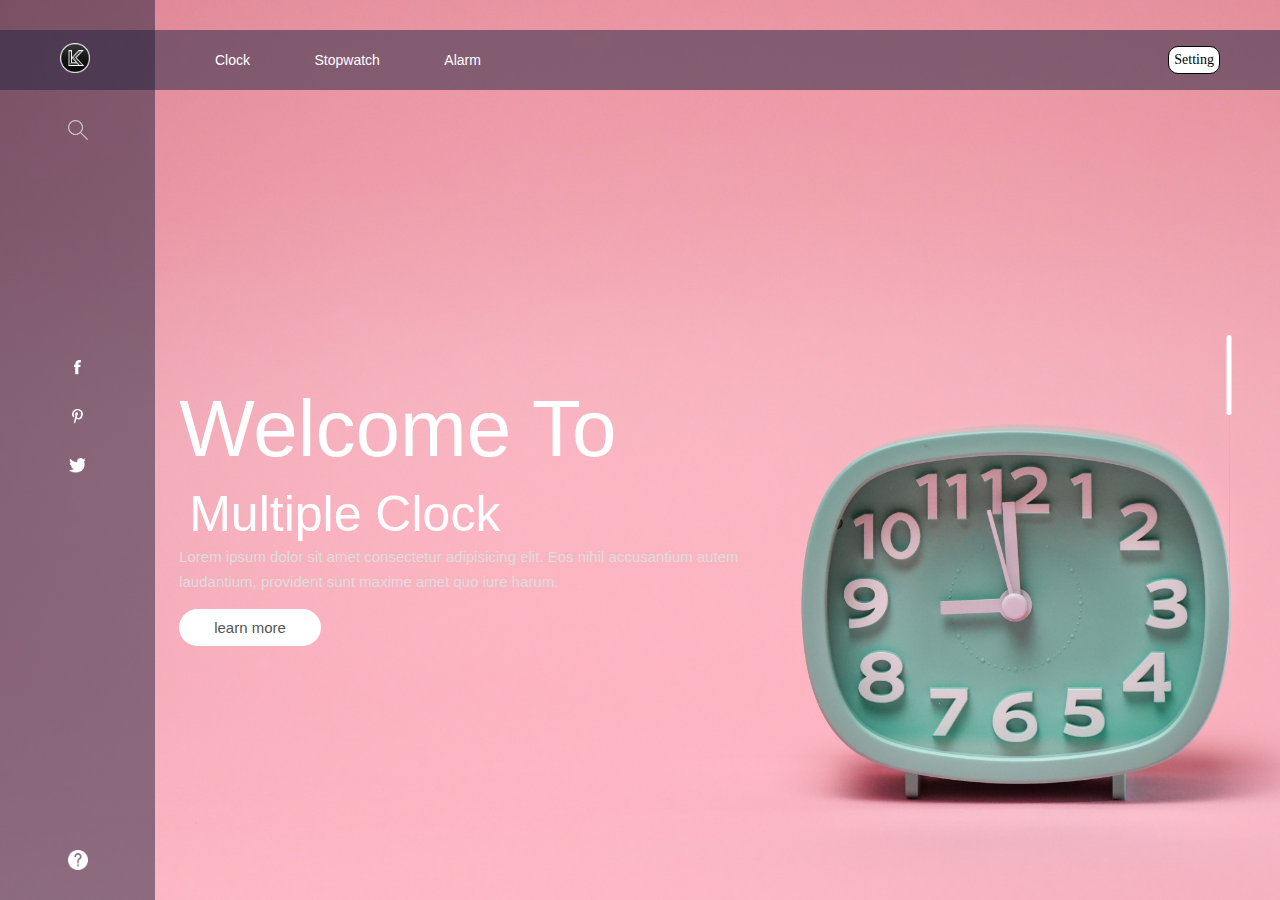
<file: index.html>
<!DOCTYPE html>
<html lang="en">

<head>
    <meta charset="UTF-8">
    <meta http-equiv="X-UA-Compatible" content="IE=edge">
    <meta name="viewport" content="width=device-width, initial-scale=1.0">
    <title>sliding Multiple Clock</title>
    <link rel="stylesheet" href="css/style.css">
</head>

<body>
    <div class="container">
        <div class="navbar">
            <div class="logo">
                <img src="img/logo.png">
            </div>
            <nav>
                <ul>

                    <li><a href="clock.html">Clock</a></li>
                    <li><a href="stopwatch.html">Stopwatch</a></li>
                    <li><a href="alaem clock.html">Alarm</a></li>

                </ul>
            </nav>
            
                <a href="setting.html" id="Setting">Setting</a>

            
        </div>
        <div class="slidebar">
            <img src="img/search.png" class="search-icon">
            <div class="sosial-links">
                <a href="https://www.facebook.com/litukumar.dakua"><img src="img/fb.png"></a>
                <a href="https://www.google.com/"><img src="img/pt.png"></a>
                <a href="https://twitter.com/"><img src="img/tw.png"></a>

            </div>
            <a href="help.html"><img src="img/info.png" class="info-icon"></a>

        </div>
        <div class="msg-container">
            <div id="slider">
                <div class="msg-col">
                    <h1>Welcome To</h1>
                    <h2>Multiple Clock</h2>
                    <p>Lorem ipsum dolor sit amet consectetur adipisicing elit. Eos nihil accusantium autem laudantium,
                        provident sunt maxime amet quo iure harum.</p>
                    <a href="learnmore1.html">learn more</a>
                </div>
                <div class="msg-col">
                    <h1>Clock</h1>
                    <p>Lorem ipsum dolor sit amet consectetur adipisicing elit. Eos nihil accusantium autem laudantium,
                        provident sunt maxime amet quo iure harum.</p>
                    <a href="learnmore2.html">learn more</a>
                </div>
                <div class="msg-col">
                    <h1>Stopwatch</h1>
                    <p>Lorem ipsum dolor sit amet consectetur adipisicing elit. Eos nihil accusantium autem laudantium,
                        provident sunt maxime amet quo iure harum.</p>
                    <a href="learnmore3.html">learn more</a>
                </div>
                <div class="msg-col">
                    <h1>Alarm</h1>
                    <p>Lorem ipsum dolor sit amet consectetur adipisicing elit. Eos nihil accusantium autem laudantium,
                        provident sunt maxime amet quo iure harum.</p>
                    <a href="learnmore4.html">learn more</a>
                </div>
            </div>
        </div>
        <div class="controler">
            <div id="line1"></div>
            <div id="line2"></div>
            <div id="line3"></div>
            <div id="line4"></div>
            <div id="active"></div>
        </div>
    </div>


    <script>

        var slider = document.getElementById('slider');
        var active = document.getElementById('active');
        var line1 = document.getElementById('line1');
        var line2 = document.getElementById('line2');
        var line3 = document.getElementById('line3');
        var line4 = document.getElementById('line4');

        line1.onclick = function () {
            slider.style.transform = 'translateX(0)';
            active.style.top = '0px';
        }
        line2.onclick = function () {
            slider.style.transform = 'translateX(-25%)';
            active.style.top = '80px';
        }
        line3.onclick = function () {
            slider.style.transform = 'translateX(-50%)';
            active.style.top = '160px';
        }
        line4.onclick = function () {
            slider.style.transform = 'translateX(-75%)';
            active.style.top = '240px';
        }


    </script>








</body>

</html>
</file>
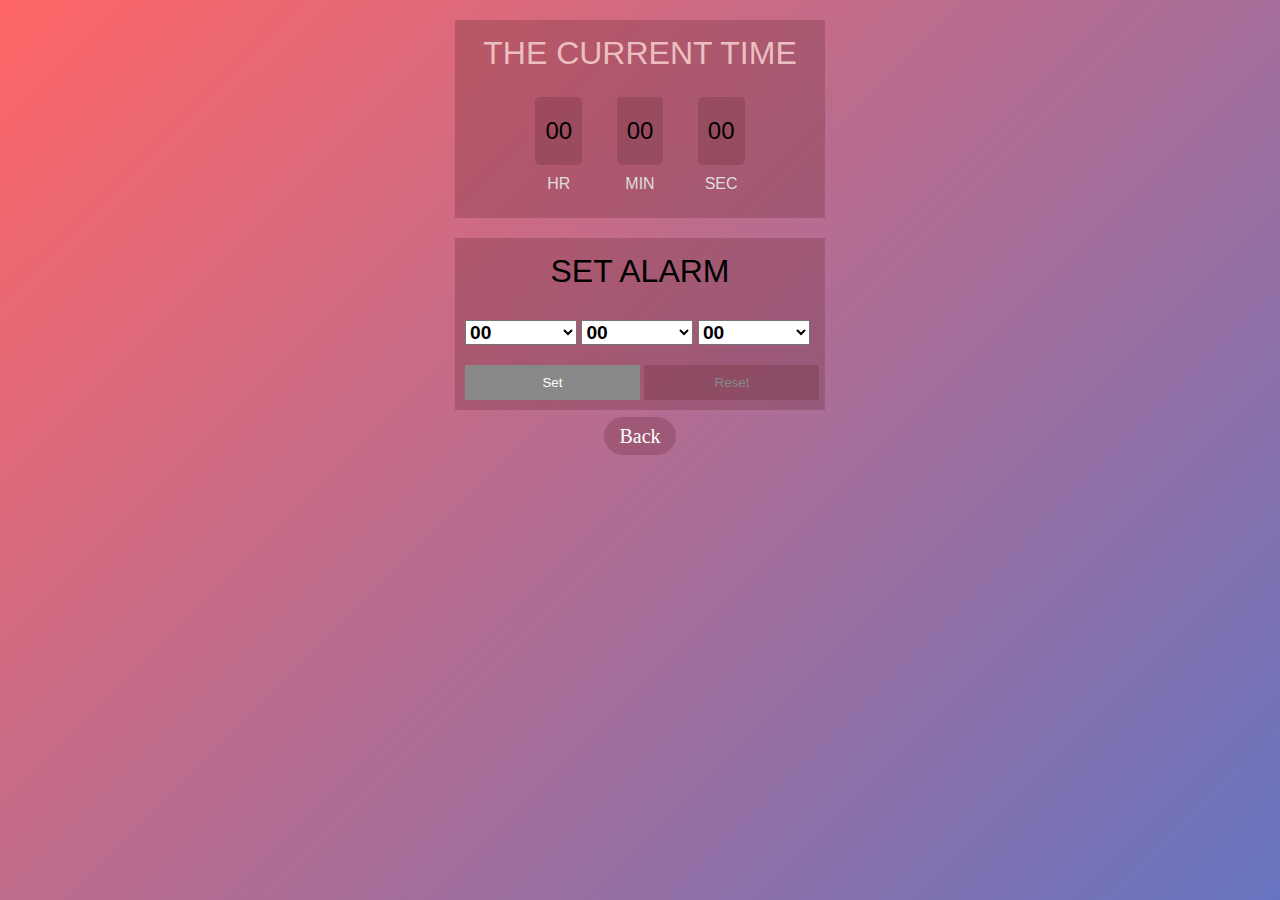
<file: alaem clock.html>
<!DOCTYPE html>
<html lang="en">

<head>
    <meta charset="UTF-8">
    <meta http-equiv="X-UA-Compatible" content="IE=edge">
    <meta name="viewport" content="width=device-width, initial-scale=1.0">
    <title>Alarm clock</title>
    <style>
        * {
            margin: 0%;
            padding: 0%;
        }

        .linear-gradient {
            height: 100vh;
            width: 100%;
            background: linear-gradient(135deg, rgba(0, 0, 0, 0.4)0%, rgba(0, 0, 0, 0.4)25%, rgba(0, 23, 149, 0.6)50%, rgba(255, 0, 0, 0.6)75%, rgba(0, 23, 149, 0.6)100%);
            position: absolute;
            top: 0;
            left: 0;
            background-repeat: no-repeat;
            background-size: 400% 400%;
            transition: 2s;
        }

        .container:hover .linear-gradient {
            background-position: 100% 100%;
        }

        #ctime,
        #tpick {
            font-family: Impact, sans-serif;
        }

        .header {
            text-align: center;
            font-weight: normal;
            margin: 5px 0 10px 0;
        }

        /* (B) CURRENT TIME */
        #ctime {
            margin: 20px auto;
            max-width: 350px;
            padding: 10px;
            background: rgba(112, 48, 62, 0.315);
            text-align: center;
        }

        #ctime .header {
            color: #ebbfbf;
        }

        #ctime .square {
            display: inline-block;
            padding: 10px;
            margin: 5px;
        }

        #ctime .digits {
            font-size: 24px;
            background: rgba(112, 48, 62, 0.315);
            color: #000;
            padding: 20px 10px;
            border-radius: 5px;
        }

        #ctime .text {
            margin-top: 10px;
            color: #ddd;
        }

        /* (C) TIME PICKER */
        #tpick {
            margin: 0 auto;
            max-width: 350px;
            padding: 10px;
            background: rgba(112, 48, 62, 0.315);
            white-space: nowrap;
        }

        #tpick-h,
        #tpick-m,
        #tpick-s {
            display: inline-block;
            width: 32%;
        }

        #tpick select {
            box-sizing: padding-box;
            width: 100%;
            font-size: 1.2em;
            font-weight: bold;
            margin: 20px 0;
        }

        #tset,
        #treset {
            box-sizing: padding-box;
            width: 50%;
            background: #888;
            color: #fff;
            padding: 10px;
            border: 0;
            cursor: pointer;
        }

        #tset:disabled,
        #treset:disabled {
            background: rgba(112, 48, 62, 0.315);
            color: #888;
        }

        #backd {
            text-align: center;
            justify-content: center;
            padding: 15px;
        }

        #aback {
            background-color: rgba(112, 48, 62, 0.315);
            height: 10%;
            width: 10%;
            border-radius: 20px;
            font-size: 20px;
            font-weight: 15px;
            color: white;
            text-decoration: none;
            padding: 8px 15px;
        }
    </style>
</head>

<body>
    <div class="container">
        <div class="linear-gradient">
            <div id="ctime">
                <h1 class="header">THE CURRENT TIME</h1>
                <div class="square">
                    <div class="digits" id="chr">00</div>
                    <div class="text">HR</div>
                </div>
                <div class="square">
                    <div class="digits" id="cmin">00</div>
                    <div class="text">MIN</div>
                </div>
                <div class="square">
                    <div class="digits" id="csec">00</div>
                    <div class="text">SEC</div>
                </div>
            </div>

            <!-- (B) SET ALARM -->
            <div id="tpick">
                <h1 class="header">
                    SET ALARM
                </h1>
                <div id="tpick-h"></div>
                <div id="tpick-m"></div>
                <div id="tpick-s"></div>
                <div>
                    <input type="button" value="Set" id="tset" />
                    <input type="button" value="Reset" id="treset" disabled /> <br>
                </div>
            </div>
            <div id="backd">
                <a href="index.html" id="aback">Back</a>
            </div>

            <!-- (C) ALARM SOUND -->
            <audio id="alarm-sound" loop>
                <source src="full_of_love_romantic_alarm.mp3" type="audio/mp3">
            </audio>
        </div>
    </div>

    <script>
        var ac = {
            // (A) INITIALIZE ALARM CLOCK
            init: function () {
                // (A1) GET THE CURRENT TIME - HOUR, MIN, SECONDS
                ac.chr = document.getElementById("chr");
                ac.cmin = document.getElementById("cmin");
                ac.csec = document.getElementById("csec");

                // (A2) CREATE TIME PICKER - HR, MIN, SEC
                ac.thr = ac.createSel(23);
                document.getElementById("tpick-h").appendChild(ac.thr);
                ac.thm = ac.createSel(59);
                document.getElementById("tpick-m").appendChild(ac.thm);
                ac.ths = ac.createSel(59);
                document.getElementById("tpick-s").appendChild(ac.ths);

                // (A3) CREATE TIME PICKER - SET, RESET
                ac.tset = document.getElementById("tset");
                ac.tset.addEventListener("click", ac.set);
                ac.treset = document.getElementById("treset");
                ac.treset.addEventListener("click", ac.reset);

                // (A4) GET ALARM SOUND
                ac.sound = document.getElementById("alarm-sound");

                // (A5) START THE CLOCK
                ac.alarm = null;
                setInterval(ac.tick, 1000);
            },

            // (B) SUPPORT FUNCTION - CREATE SELECTOR FOR HR, MIN, SEC
            createSel: function (max) {
                var selector = document.createElement("select");
                for (var i = 0; i <= max; i++) {
                    var opt = document.createElement("option");
                    i = ac.padzero(i);
                    opt.value = i;
                    opt.innerHTML = i;
                    selector.appendChild(opt);
                }
                return selector
            },

            // (C) SUPPORT FUNCTION - PREPEND HR, MIN, SEC WITH 0 (IF < 10)
            padzero: function (num) {
                if (num < 10) { num = "0" + num; }
                else { num = num.toString(); }
                return num;
            },

            // (D) UPDATE CURRENT TIME
            tick: function () {
                // (D1) CURRENT TIME
                var now = new Date();
                var hr = ac.padzero(now.getHours());
                var min = ac.padzero(now.getMinutes());
                var sec = ac.padzero(now.getSeconds());

                // (D2) UPDATE HTML CLOCK
                ac.chr.innerHTML = hr;
                ac.cmin.innerHTML = min;
                ac.csec.innerHTML = sec;

                // (D3) CHECK AND SOUND ALARM
                if (ac.alarm != null) {
                    now = hr + min + sec;
                    if (now == ac.alarm) {
                        if (ac.sound.paused) { ac.sound.play(); }
                    }
                }
            },

            // (E) SET ALARM
            set: function () {
                ac.alarm = ac.thr.value + ac.thm.value + ac.ths.value;
                ac.thr.disabled = true;
                ac.thm.disabled = true;
                ac.ths.disabled = true;
                ac.tset.disabled = true;
                ac.treset.disabled = false;
            },

            // (F) RESET ALARM
            reset: function () {
                if (!ac.sound.paused) { ac.sound.pause(); }
                ac.alarm = null;
                ac.thr.disabled = false;
                ac.thm.disabled = false;
                ac.ths.disabled = false;
                ac.tset.disabled = false;
                ac.treset.disabled = true;
            }
        };

        // (G) START CLOCK ON PAGE LOAD
        window.addEventListener("load", ac.init);
    </script>
</body>

</html>
</file>
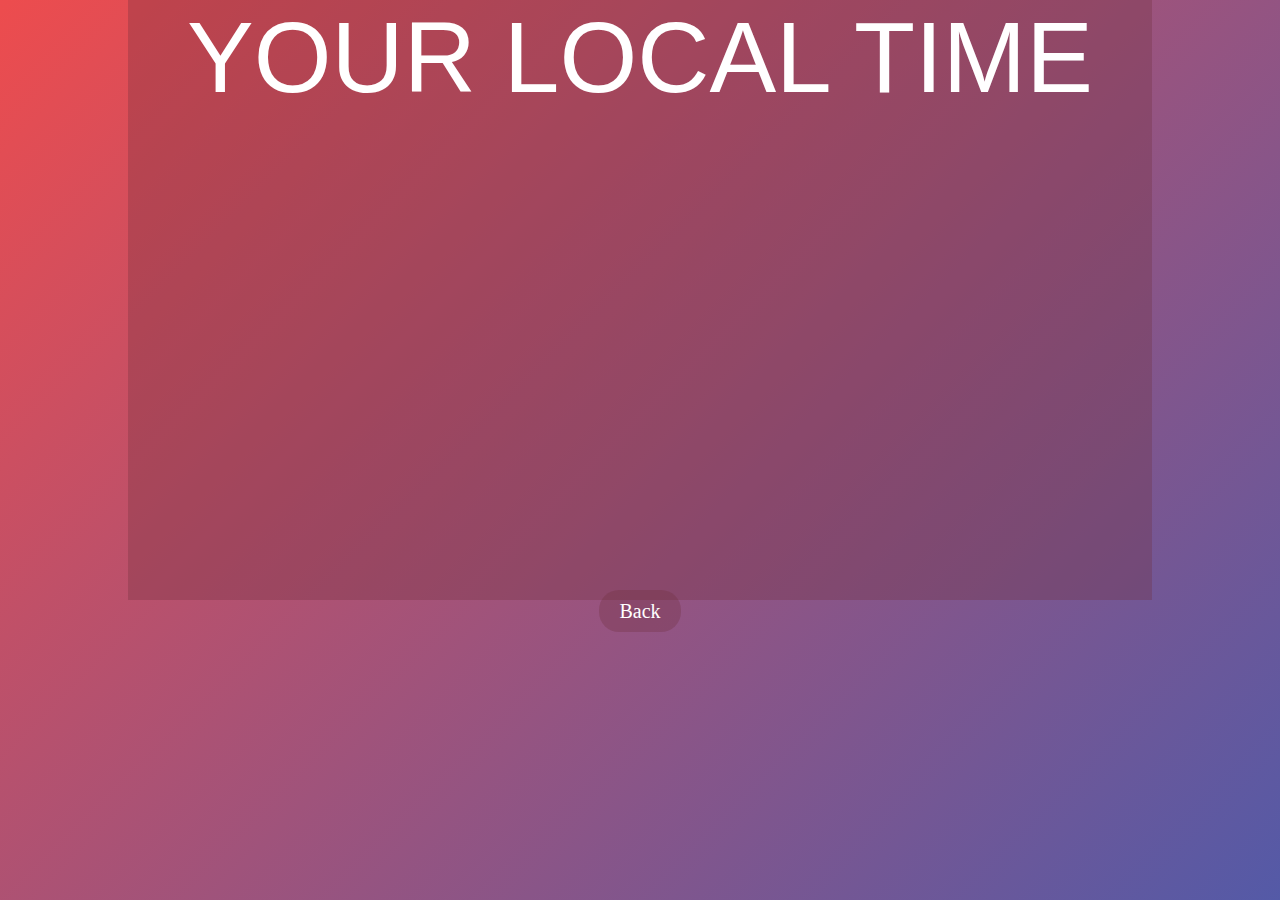
<file: clock.html>
<!DOCTYPE html>
<html lang="en">

<head>
    <meta charset="UTF-8">
    <meta http-equiv="X-UA-Compatible" content="IE=edge">
    <meta name="viewport" content="width=device-width, initial-scale=1.0">
    <title>Digital Clock</title>
    <style>
        * {
            margin: 0%;
            padding: 0%;
        }

        .linear-gradient {
            height: 100vh;
            width: 100%;
            background: linear-gradient(135deg, rgba(0, 0, 0, 0.4)0%, rgba(0, 0, 0, 0.4)25%, rgba(0, 23, 149, 0.6)50%, rgba(255, 0, 0, 0.6)75%, rgba(0, 23, 149, 0.6)100%);
            position: absolute;
            top: 0;
            left: 0;
            background-repeat: no-repeat;
            background-size: 400% 400%;
            transition: 2s;
        }

        .container:hover .linear-gradient {
            background-position: 100% 100%;
        }

        #btn {
            background-color: rgba(112, 48, 62, 0.315);
            height: 7%;
            width: 7%;
            border-radius: 20px;
            font-size: 20px;
            font-weight: 15px;
            color: white;
            padding: 10px;
            text-decoration: none;
            padding: 10px 20px;
        }

        span {
            text-align: center;
            font-weight: normal;
            margin: 5px 0 10px 0;
            font-family: Impact, sans-serif;
        }

        /* (B) CURRENT TIME */
        body {
            background-color: rgba(112, 48, 62, 0.315);
            margin: 200px auto;
            text-align: center;

        }

        #banner {
            font-size: 100px;
            text-transform: uppercase;
            background-color: rgba(112, 48, 62, 0.315);
            color: white;
            height: 200px;
            width: 80%;
            margin: 0 auto;
        }

        #clock {
            background-color: rgba(112, 48, 62, 0.315);
            font-size: 200px;
            color: white;
            height: 400px;
            width: 80%;
            margin: 0 auto;
        }
    </style>
</head>

<body>
    <div class="container">
        <div class="linear-gradient">


            <div id="banner"><span>Your local time</span></div>
            <div id="clock"></div>
            <a href="index.html" id="btn">Back</a>
            <!-- <button id="btn">Back</button> -->


        </div>
    </div>

    <script>
        let clock = document.getElementById('clock');

        setInterval(function () {
            let date = new Date();
            clock.innerHTML = date.toLocaleTimeString();
        }, 1000)

    </script>
</body>

</html>
</file>
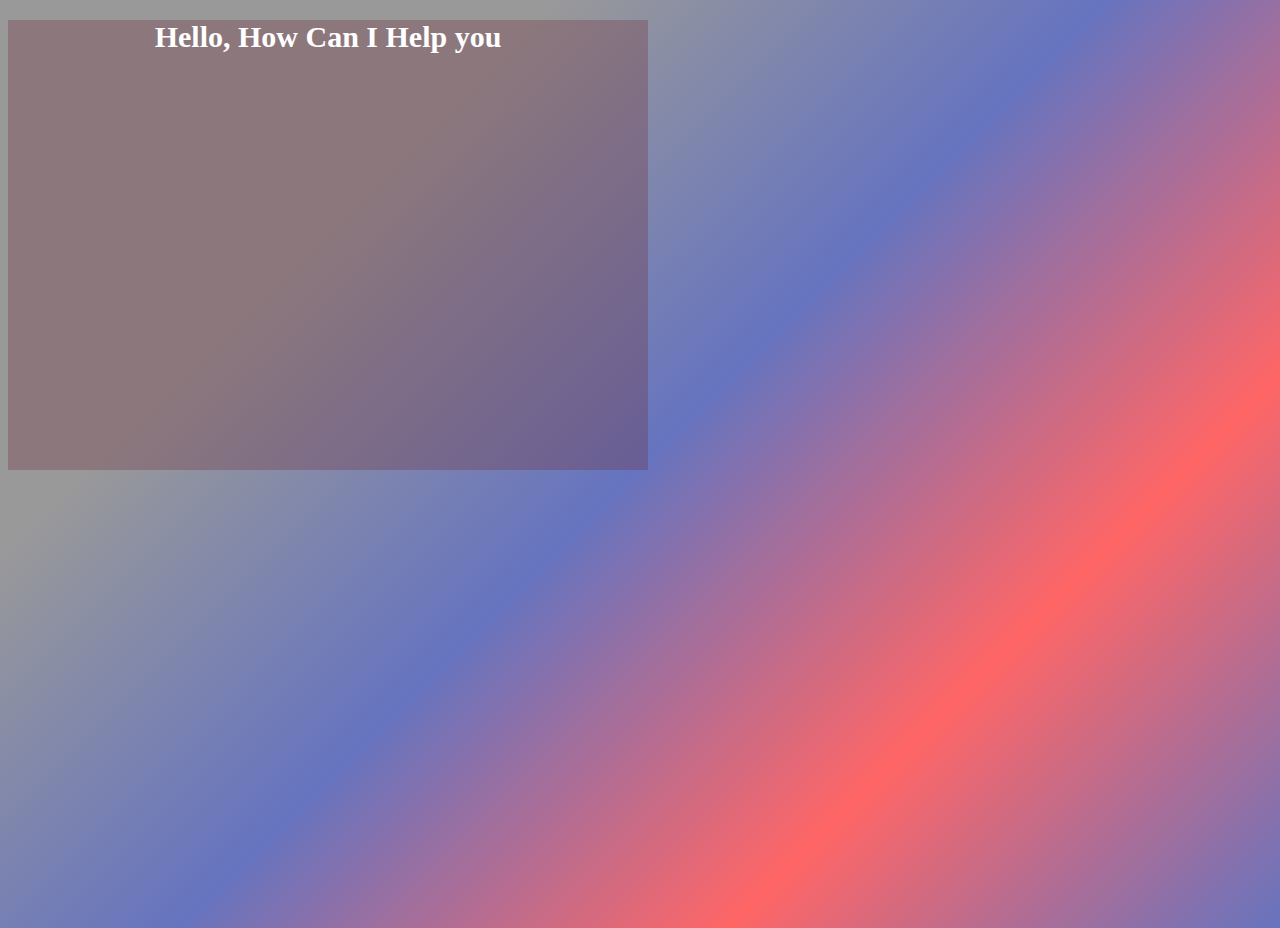
<file: help.html>
<!DOCTYPE html>
<html lang="en">

<head>
    <meta charset="UTF-8">
    <meta http-equiv="X-UA-Compatible" content="IE=edge">
    <meta name="viewport" content="width=device-width, initial-scale=1.0">
    <title>help</title>
    <style>
        body {
            background: linear-gradient(135deg, rgba(0, 0, 0, 0.4)0%, rgba(0, 0, 0, 0.4)25%, rgba(0, 23, 149, 0.6)50%, rgba(255, 0, 0, 0.6)75%, rgba(0, 23, 149, 0.6)100%);
            background-repeat: no-repeat;
            height: 100vh;
            width: 100%;
        }

        h1 {
            background-color: rgba(112, 48, 62, 0.315);
            color: white;
            font-size: 30px;
            font-weight: bold;
            text-align: center;
            justify-content: center;
            height: 50%;
            width: 50%;

        }
    </style>
</head>

<body>
    <h1>Hello, How Can I Help you</h1>
</body>

</html>
</file>
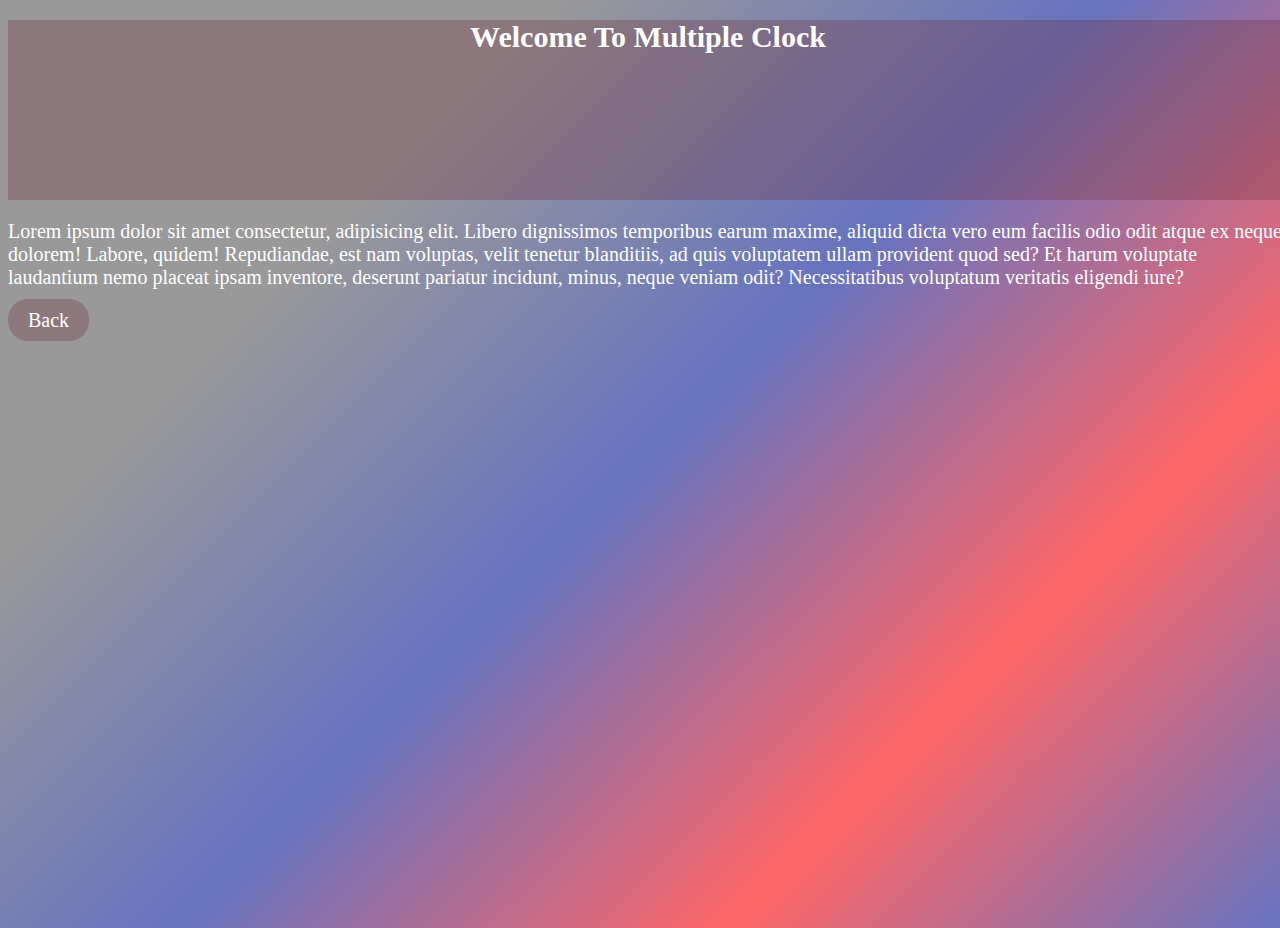
<file: learnmore1.html>
<!DOCTYPE html>
<html lang="en">

<head>
    <meta charset="UTF-8">
    <meta http-equiv="X-UA-Compatible" content="IE=edge">
    <meta name="viewport" content="width=device-width, initial-scale=1.0">
    <title>Document</title>
</head>
<style>
    body {
        background: linear-gradient(135deg, rgba(0, 0, 0, 0.4)0%, rgba(0, 0, 0, 0.4)25%, rgba(0, 23, 149, 0.6)50%, rgba(255, 0, 0, 0.6)75%, rgba(0, 23, 149, 0.6)100%);
        background-repeat: no-repeat;
        height: 100vh;
        width: 100%;
    }

    h1 {
        background-color: rgba(112, 48, 62, 0.315);
        color: white;
        font-size: 30px;
        font-weight: bold;
        text-align: center;
        justify-content: center;
        height: 20%;
        width: 100%;
        top: 0;

    }

    p {
        color: white;
        font-family: serif;
        font-size: 20px;
    }

    #btn {
        background-color: rgba(112, 48, 62, 0.315);
        height: 10%;
        width: 10%;
        border-radius: 20px;
        font-size: 20px;
        font-weight: 15px;
        color: white;
        text-decoration: none;
        padding: 10px 20px;
    }
</style>

<body>

    <h1>Welcome To Multiple Clock</h1>
    <p>Lorem ipsum dolor sit amet consectetur, adipisicing elit. Libero dignissimos temporibus earum maxime, aliquid
        dicta vero eum facilis odio odit atque ex neque dolorem! Labore, quidem! Repudiandae, est nam voluptas, velit
        tenetur blanditiis, ad quis voluptatem ullam provident quod sed? Et harum voluptate laudantium nemo placeat
        ipsam inventore, deserunt pariatur incidunt, minus, neque veniam odit? Necessitatibus voluptatum veritatis
        eligendi iure?</p>
    <a href="index.html" id="btn">Back</a>






</body>

</html>
</file>
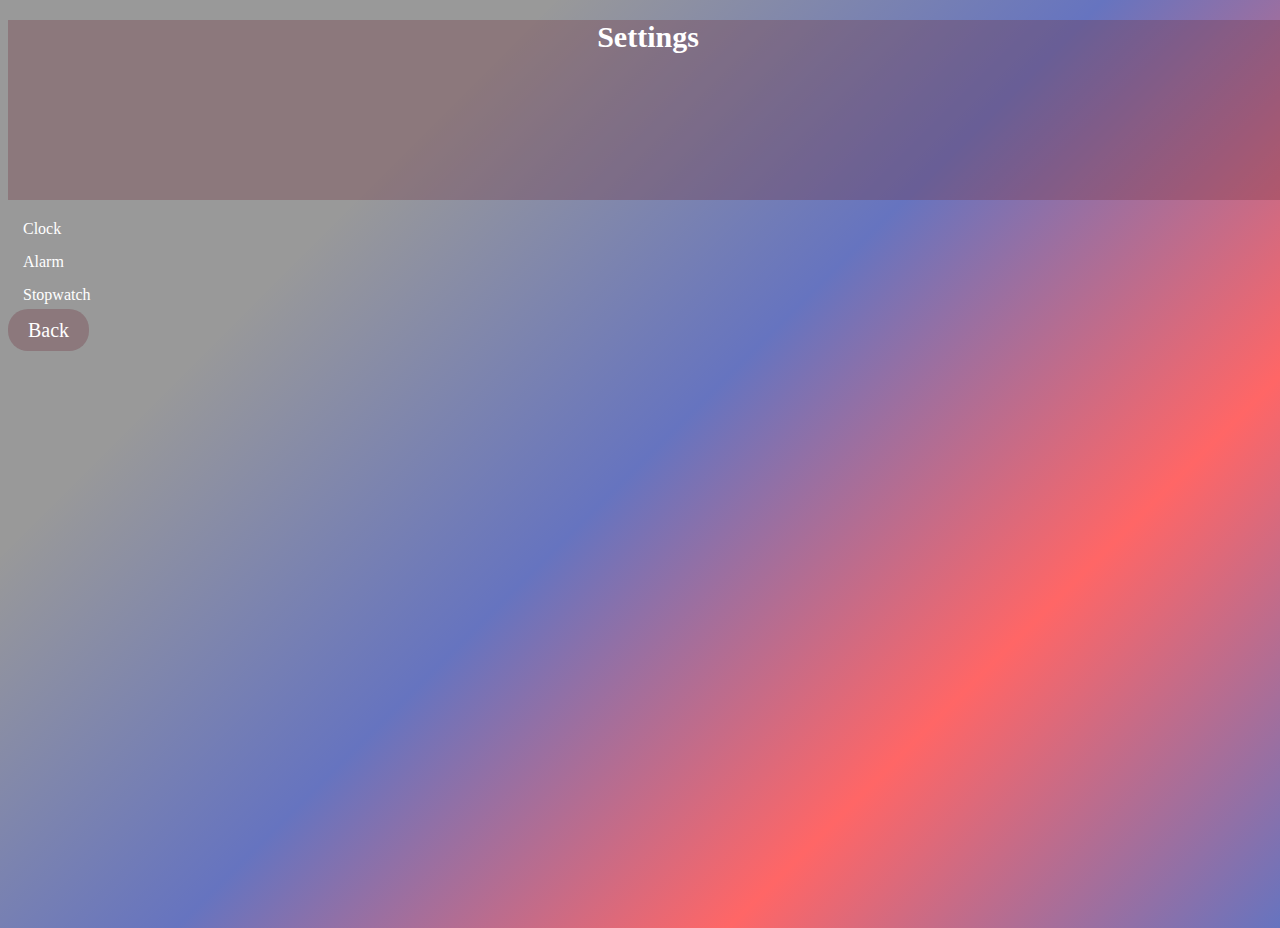
<file: setting.html>
<!DOCTYPE html>
<html lang="en">

<head>
    <meta charset="UTF-8">
    <meta http-equiv="X-UA-Compatible" content="IE=edge">
    <meta name="viewport" content="width=device-width, initial-scale=1.0">
    <title>Document</title>
</head>
<style>
    body {
        background: linear-gradient(135deg, rgba(0, 0, 0, 0.4)0%, rgba(0, 0, 0, 0.4)25%, rgba(0, 23, 149, 0.6)50%, rgba(255, 0, 0, 0.6)75%, rgba(0, 23, 149, 0.6)100%);
        background-repeat: no-repeat;
        height: 100vh;
        width: 100%;
    }

    h1 {
        background-color: rgba(112, 48, 62, 0.315);
        color: white;
        font-size: 30px;
        font-weight: bold;
        text-align: center;
        justify-content: center;
        height: 20%;
        width: 100%;
        top: 0;

    }

    p {
        color: white;
        font-family: serif;
        font-size: 20px;
    }

    #btn {
        background-color: rgba(112, 48, 62, 0.315);
        height: 10%;
        width: 10%;
        border-radius: 20px;
        font-size: 20px;
        font-weight: 15px;
        color: white;
        text-decoration: none;
        padding: 10px 20px;
    }
    .set{
        display: flex;
        margin: 15px;
        text-decoration: none;
        color: white;
        cursor: pointer;
    }
</style>

<body>

    <h1>Settings</h1>
    <a href="index.html" class="set">Clock</a>
    <a href="index.html" class="set">Alarm</a>
    <a href="index.html" class="set">Stopwatch</a>
    <a href="index.html" id="btn">Back</a>






</body>

</html>
</file>
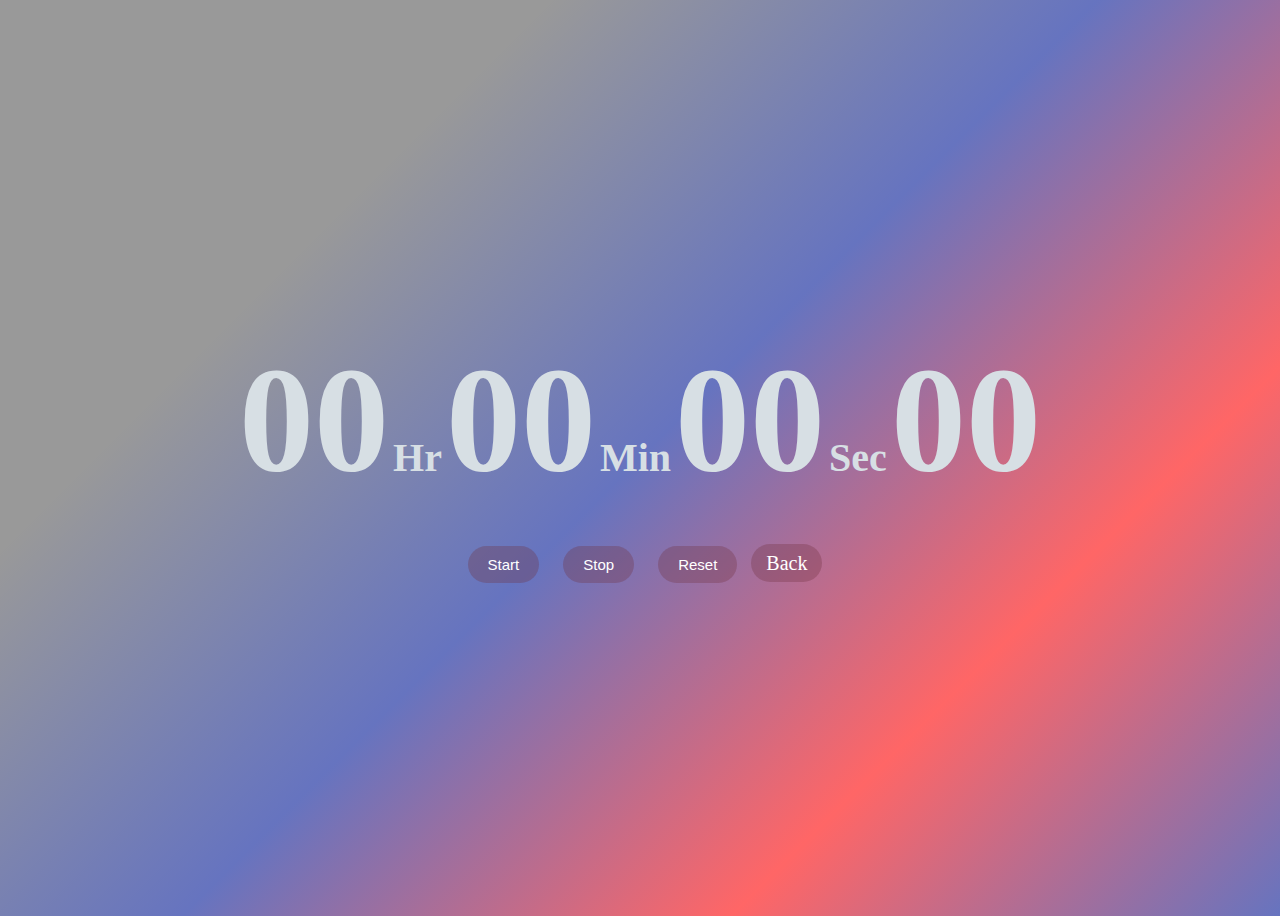
<file: stopwatch.html>
<!DOCTYPE html>
<html lang="en">

<head>
    <meta charset="UTF-8">
    <meta http-equiv="X-UA-Compatible" content="IE=edge">
    <meta name="viewport" content="width=device-width, initial-scale=1.0">
    <title>Stopwatch</title>
    <style>
        body {
            background: linear-gradient(135deg, rgba(0, 0, 0, 0.4)0%, rgba(0, 0, 0, 0.4)25%, rgba(0, 23, 149, 0.6)50%, rgba(255, 0, 0, 0.6)75%, rgba(0, 23, 149, 0.6)100%);
            display: flex;
            justify-content: center;
            align-items: center;
            height: 100vh;


        }

        #container {
            color: #d7dfe4;
        }

        .digit {
            font-size: 150px;
            font-weight: bold;
        }

        .txt {
            font-size: 40px;
            font-weight: bold;
        }

        #btn-container {
            text-align: center;
            margin-top: 40px;
        }

        .btn {
            padding: 7px 15px;
            font-size: 15px;
            margin: 0px 10px;
            color: white;
            border: 0px;
            cursor: pointer;
        }

        #start {
            background-color: rgba(112, 48, 62, 0.315);
            border-radius: 20px;
            padding: 10px 20px;
        }

        #stop {
            background-color: rgba(112, 48, 62, 0.315);
            border-radius: 20px;
            padding: 10px 20px;
        }

        #reset {
            background-color: rgba(112, 48, 62, 0.315);
            border-radius: 20px;
            padding: 10px 20px;
        }

        #cback {
            background-color: rgba(112, 48, 62, 0.315);
            height: 10%;
            width: 10%;
            border-radius: 20px;
            font-size: 20px;
            font-weight: 15px;
            color: white;
            text-decoration: none;
            padding: 8px 15px;
        }
    </style>
</head>

<body>
    <div id="container">
        <div class="linear-gradient">
            <div id="time">
                <span class="digit" id="hr">00</span>
                <span class="txt">Hr</span>
                <span class="digit" id="min">00</span>
                <span class="txt">Min</span>
                <span class="digit" id="sec">00</span>
                <span class="txt">Sec</span>
                <span class="digit" id="count">00</span>

            </div>
            <div id="btn-container">
                <button class="btn" id="start" onclick="start()">Start</button>
                <button class="btn" id="stop" onclick="stop()">Stop</button>
                <button class="btn" id="reset" onclick="reset()">Reset</button>
                <a href="index.html" id="cback">Back</a>
            </div>
            <!-- <div>
                <a href="" id="cback">Back</a>
            </div> -->
        </div>
    </div>

    <script>

        var hr = 0;
        var min = 0;
        var sec = 0;
        var count = 0;

        var timer = false;
        function start() {
            timer = true;
            stopwatch();
        }
        function stop() {
            timer = false;

        }
        function reset() {
            timer = false;

            hr = 0;
            min = 0;
            sec = 0;
            count = 0;

            document.getElementById("hr").innerHTML = "00";
            document.getElementById("min").innerHTML = "00";
            document.getElementById("sec").innerHTML = "00";
            document.getElementById("count").innerHTML = "00";
        }

        function stopwatch() {
            if (timer == true) {
                count = count + 1;

                if (count == 100) {
                    sec = sec + 1;
                    count = 0;
                }

                if (sec == 60) {
                    min = min + 1;
                    sec = 0;
                }

                if (min == 60) {
                    hr = hr + 1;
                    min = 0;
                    sec = 0;
                }

                var hrString = hr;
                var minString = min;
                var secString = sec;
                var countString = count;

                if (hr < 10) {
                    hrString = "0" + hrString;
                }
                if (min < 10) {
                    minString = "0" + minString;
                }
                if (sec < 10) {
                    secString = "0" + secString;
                }
                if (count < 10) {
                    countString = "0" + countString;
                }
                document.getElementById("hr").innerHTML = hrString;
                document.getElementById("min").innerHTML = minString;
                document.getElementById("sec").innerHTML = secString;
                document.getElementById("count").innerHTML = countString;

                setTimeout("stopwatch()", 10)
            }
        }
    </script>



</body>

</html>
</file>
<file: css/style.css>
*{
    margin: 0;
    padding: 0;
    font-family: sans-serif;
}
.container{
    width: 100%;
    height: 100vh;
    background-image: url(../img/bacground1.jpg);
    background-position: center;
    background-size: cover;
    position: relative;
    padding-top: 30px;
    box-sizing: border-box;
}
.navbar{
  width: 100%;
  height: 60px;
  display: flex;
  align-items: center;
  background: rgba(29,33,61,0.5);
  padding: 0 60px;
  box-sizing: border-box;  
}
.logo{
    width: 155px;
}
.logo img{
    width: 30px;
    position: relative;
    z-index: 10;
    cursor: pointer;
}
nav{
    flex: 1;
}
nav ul li{
    list-style: none;
    display: inline-block;
    margin-right: 60px;
}
nav ul li a{
    text-decoration: none;
    color: #fff;
    font-size: 14px;
}

.container .navbar #Setting{
    text-decoration: none;
    color: black;
    border: 1px solid black;
    font-size: 14px;
    font-family: serif;
    border-radius: 10px;
    padding: 5px;
    background-color: #fff;
    cursor: pointer;
}


.slidebar{
    width: 155px;
    height: 100vh;
    background: rgba(29,31,58,0.5);
    position: absolute;
    top: 0;
    left: 0;
}
.search-icon{
    width: 20px;
    display: block;
    margin: 120px auto 0;
}
.sosial-links{
    width: 20px;
    display: block;
    margin: 220px auto 0; 
    text-align: center;
}
.sosial-links img{
    height: 15px;
    margin-bottom: 30px;
}
.info-icon{
    width: 20px;
    position: absolute;
    left: 50%;
    bottom: 30px;
    transform: translateX(-50%);
}
.msg-container{
    width: 590px;
    height: 280px;
    position: absolute;
    left: 14%;
    top: 57%;
    transform: translateY(-50%);
    overflow: hidden;
}
#slider{
    display: inline-flex;
    transition: 0.5s;
}
.msg-col{
    width: 590px;
    height: 280px;
}
.msg-col h1{
color: #fff;
font-size: 80px;
font-weight: 100;
margin: 10px 0;

}
.msg-col h2{
    color: #fff;
    font-size: 50px;
    font-weight: 60;
    margin: 1px 10px;
    justify-content: center;
}
.msg-col p{
    color: #ddd;
    font-size: 15px;
    line-height: 25px;
}
.msg-col a{
    display: inline-block;
    text-decoration: none;
    color: #555;
    background: #fff;
    font-size: 15px;
    padding: 10px 35px;
    border-radius: 30px;
    margin-top: 15px;
}
/* vertical line */
.controler{
    width: 1px;
    height: 320px;
    display: block;
    background: #c0c0c0;
    position: absolute;
    top: 55%;
    right: 50px;
    transform: translateY(-50%);
}
#line1,#line2,#line3,#line4{
height: 80px;
width: 10px;
cursor: pointer;
transform: translateX(-50%);
}
#active{
   width: 5px;
   height: 80px;
   border-radius: 10px;
   background: #fff;
   position: absolute;
   top: 0;
   transform: translateX(-50%); 
   transition: 0.5s;
}
</file>
